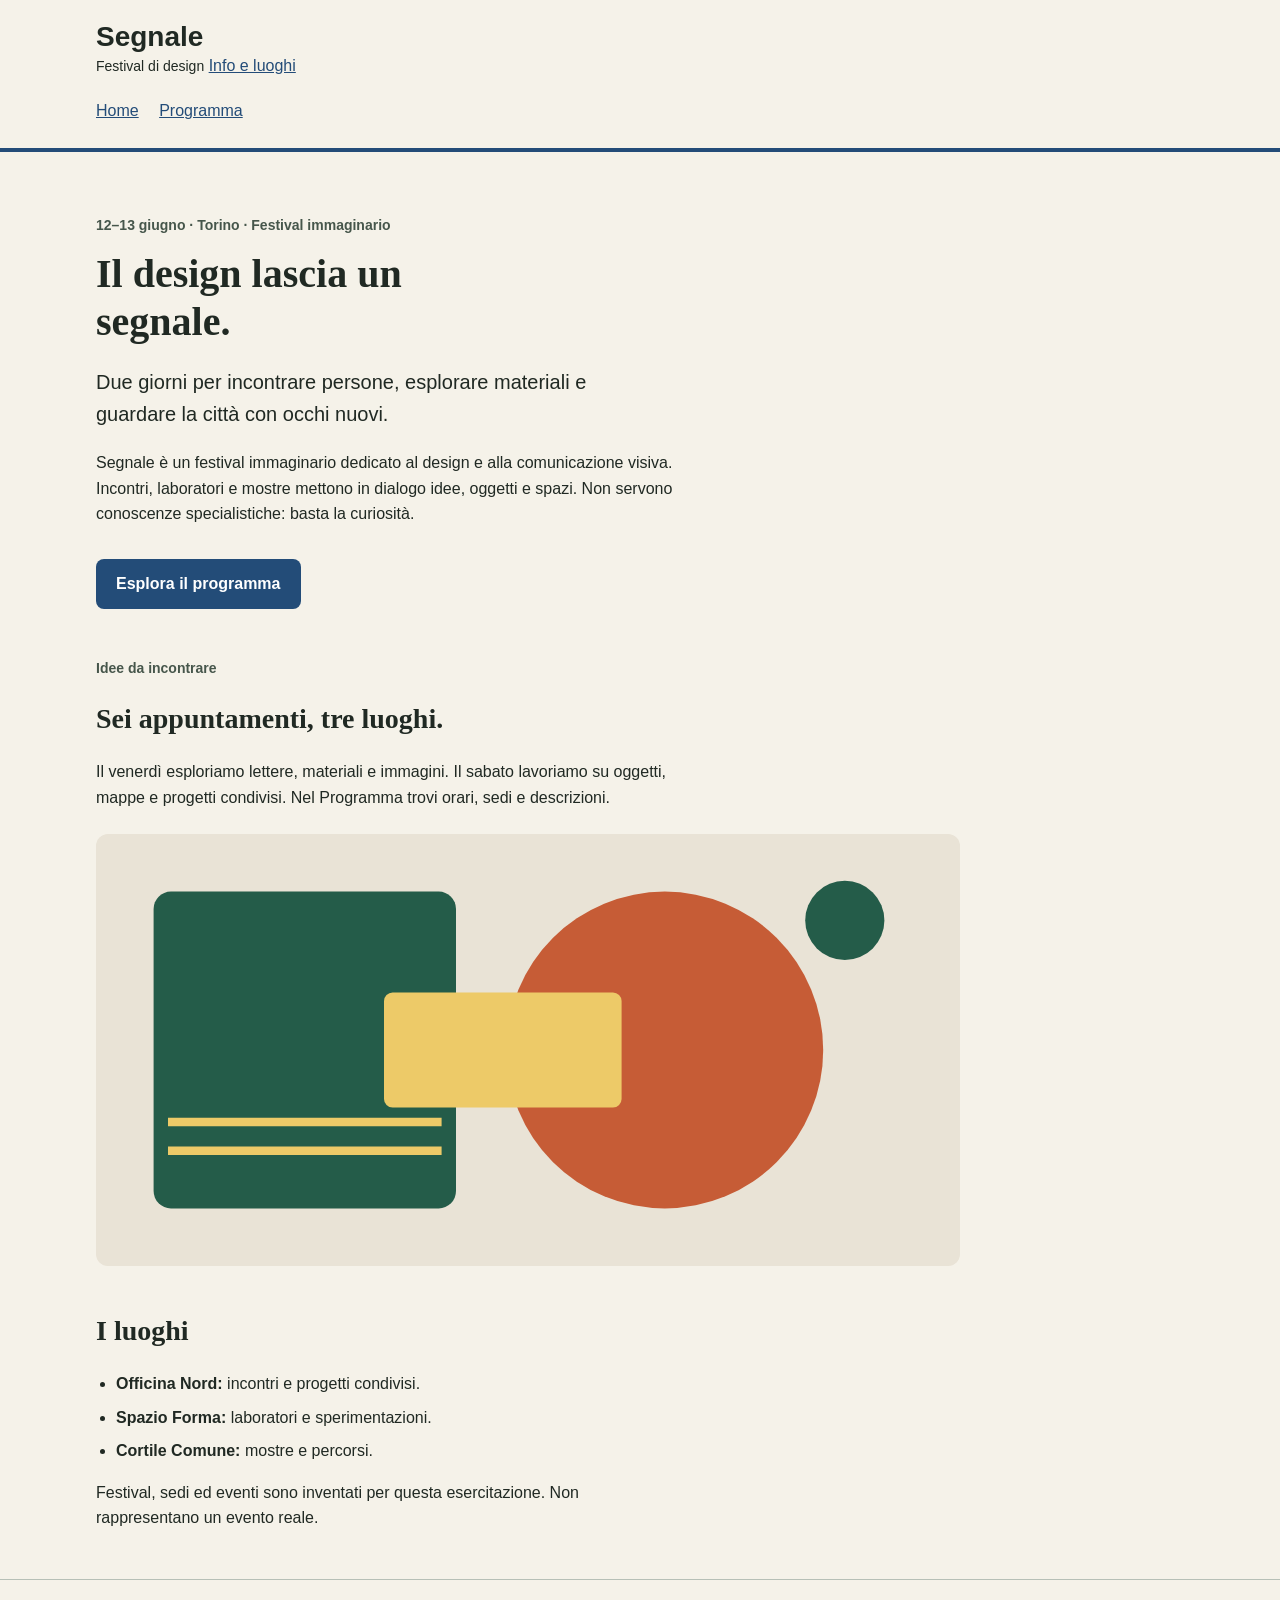
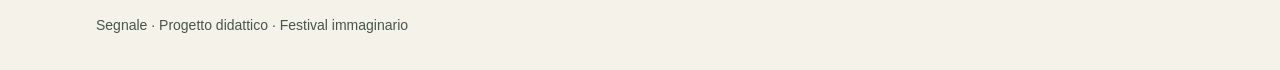
<file: index.html>
<!doctype html>
<html lang="it">
<head>
  <meta charset="utf-8">
  <meta name="viewport" content="width=device-width, initial-scale=1">
  <title>Segnale — Festival di design</title>
  <link rel="stylesheet" href="style.css">
</head>
<body>
  <a class="skip-link" href="#contenuto">Vai al contenuto</a>
  <header class="site-header">
    <div class="container">
      <a class="brand" href="index.html">Segnale<span>Festival di design</span></a>
      <a href="info.html">Info e luoghi</a>
      <nav>
        <a href="index.html">Home</a>
        <a href="programma.html">Programma</a>
      </nav>
    </div>
  </header>

  <main id="contenuto" class="container">
    <section class="intro">
      <p class="eyebrow">12–13 giugno · Torino · Festival immaginario</p>
      <h1 id="titolo-home">Il design lascia un segnale.</h1>
      <p class="lead">Due giorni per incontrare persone, esplorare materiali e guardare la città con occhi nuovi.</p>
      <p class="reading-text">Segnale è un festival immaginario dedicato al design e alla comunicazione visiva. Incontri, laboratori e mostre mettono in dialogo idee, oggetti e spazi. Non servono conoscenze specialistiche: basta la curiosità.</p>
      <a class="button-link" href="programma.html">Esplora il programma</a>
    </section>

    <section class="content-section">
      <p class="eyebrow">Idee da incontrare</p>
      <h2 id="titolo-festival">Sei appuntamenti, tre luoghi.</h2>
      <p class="reading-text">Il venerdì esploriamo lettere, materiali e immagini. Il sabato lavoriamo su oggetti, mappe e progetti condivisi. Nel Programma trovi orari, sedi e descrizioni.</p>
      <img class="festival-image" src="assets/festival.svg" alt="Composizione geometrica di cerchi e rettangoli nei colori del festival" width="1200" height="600">
    </section>

    <section class="content-section">
      <h2 id="titolo-luoghi">I luoghi</h2>
      <ul class="venues">
        <li><strong>Officina Nord:</strong> incontri e progetti condivisi.</li>
        <li><strong>Spazio Forma:</strong> laboratori e sperimentazioni.</li>
        <li><strong>Cortile Comune:</strong> mostre e percorsi.</li>
      </ul>
      <p class="reading-text">Festival, sedi ed eventi sono inventati per questa esercitazione. Non rappresentano un evento reale.</p>
    </section>
  </main>

  <footer class="site-footer"><div class="container"><p>Segnale · Progetto didattico · Festival immaginario</p></div></footer>
</body>
</html>
</file>
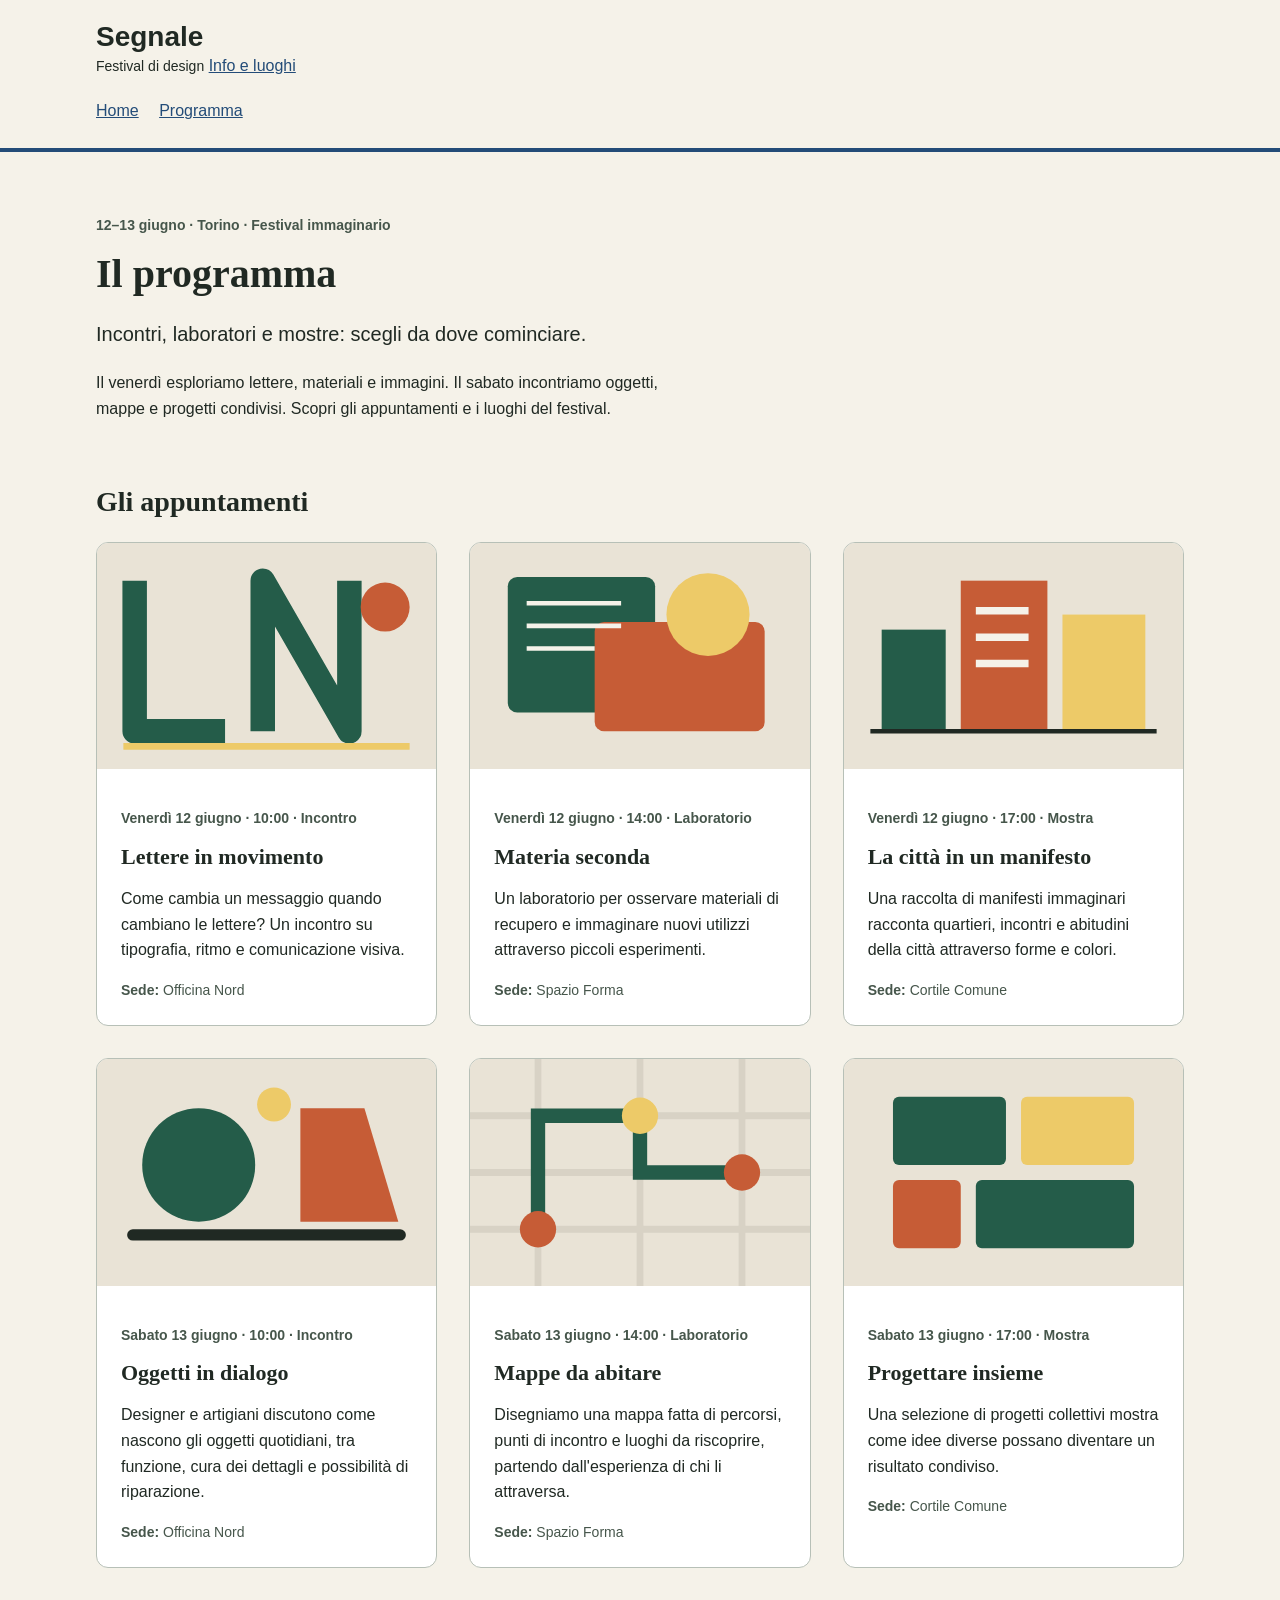
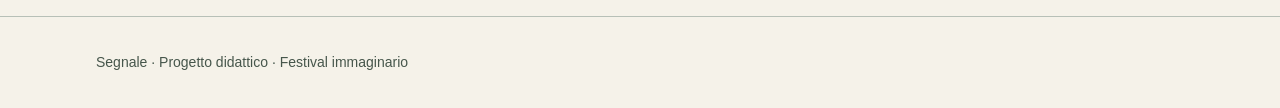
<file: programma.html>
<!doctype html>
<html lang="it">
<head>
  <meta charset="utf-8">
  <meta name="viewport" content="width=device-width, initial-scale=1">
  <title>Programma — Segnale</title>
  <link rel="stylesheet" href="style.css">
</head>
<body>
  <a class="skip-link" href="#contenuto">Vai al contenuto</a>
  <header class="site-header">
    <div class="container">
      <a class="brand" href="index.html">Segnale<span>Festival di design</span></a>
      <a href="info.html">Info e luoghi</a>
      <nav>
        <a href="index.html">Home</a>
        <a href="programma.html">Programma</a>
      </nav>
    </div>
  </header>

  <main id="contenuto" class="container">
    <section class="intro">
      <p class="eyebrow">12–13 giugno · Torino · Festival immaginario</p>
      <h1 id="titolo-programma">Il programma</h1>
      <p class="lead">Incontri, laboratori e mostre: scegli da dove cominciare.</p>
      <p class="reading-text">Il venerdì esploriamo lettere, materiali e immagini. Il sabato incontriamo oggetti, mappe e progetti condivisi. Scopri gli appuntamenti e i luoghi del festival.</p>
    </section>

    <section class="content-section">
      <h2 id="titolo-eventi">Gli appuntamenti</h2>
      <div class="event-grid">
        <article class="event-card">
          <img src="assets/lettere-in-movimento.svg" alt="Lettere geometriche disposte su una griglia" width="900" height="600">
          <div class="event-body">
            <p class="event-meta">Venerdì 12 giugno · 10:00 · Incontro</p>
            <h3>Lettere in movimento</h3>
            <p>Come cambia un messaggio quando cambiano le lettere? Un incontro su tipografia, ritmo e comunicazione visiva.</p>
            <p class="event-place"><strong>Sede:</strong> Officina Nord</p>
          </div>
        </article>
        <article class="event-card">
          <img src="assets/materia-seconda.svg" alt="Forme sovrapposte che richiamano campioni di materiali" width="900" height="600">
          <div class="event-body">
            <p class="event-meta">Venerdì 12 giugno · 14:00 · Laboratorio</p>
            <h3>Materia seconda</h3>
            <p>Un laboratorio per osservare materiali di recupero e immaginare nuovi utilizzi attraverso piccoli esperimenti.</p>
            <p class="event-place"><strong>Sede:</strong> Spazio Forma</p>
          </div>
        </article>
        <article class="event-card">
          <img src="assets/citta-manifesto.svg" alt="Rettangoli colorati compongono una città astratta." width="900" height="600">
          <div class="event-body">
            <p class="event-meta">Venerdì 12 giugno · 17:00 · Mostra</p>
            <h3>La città in un manifesto</h3>
            <p>Una raccolta di manifesti immaginari racconta quartieri, incontri e abitudini della città attraverso forme e colori.</p>
            <p class="event-place"><strong>Sede:</strong> Cortile Comune</p>
          </div>
        </article>
        <article class="event-card">
          <img src="assets/oggetti-dialogo.svg" alt="Due forme geometriche si fronteggiano sopra una linea comune." width="900" height="600">
          <div class="event-body">
            <p class="event-meta">Sabato 13 giugno · 10:00 · Incontro</p>
            <h3>Oggetti in dialogo</h3>
            <p>Designer e artigiani discutono come nascono gli oggetti quotidiani, tra funzione, cura dei dettagli e possibilità di riparazione.</p>
            <p class="event-place"><strong>Sede:</strong> Officina Nord</p>
          </div>
        </article>
        <article class="event-card">
          <img src="assets/mappe-abitare.svg" alt="Un percorso collega tre punti su una mappa geometrica." width="900" height="600">
          <div class="event-body">
            <p class="event-meta">Sabato 13 giugno · 14:00 · Laboratorio</p>
            <h3>Mappe da abitare</h3>
            <p>Disegniamo una mappa fatta di percorsi, punti di incontro e luoghi da riscoprire, partendo dall'esperienza di chi li attraversa.</p>
            <p class="event-place"><strong>Sede:</strong> Spazio Forma</p>
          </div>
        </article>
        <article class="event-card">
          <img src="assets/progettare-insieme.svg" alt="Moduli di colori diversi si incastrano in una composizione comune." width="900" height="600">
          <div class="event-body">
            <p class="event-meta">Sabato 13 giugno · 17:00 · Mostra</p>
            <h3>Progettare insieme</h3>
            <p>Una selezione di progetti collettivi mostra come idee diverse possano diventare un risultato condiviso.</p>
            <p class="event-place"><strong>Sede:</strong> Cortile Comune</p>
          </div>
        </article>
      </div>
    </section>
  </main>

  <footer class="site-footer"><div class="container"><p>Segnale · Progetto didattico · Festival immaginario</p></div></footer>
</body>
</html>
</file>
<file: style.css>
/* Segnale: esempio completo della consegna su Home e Programma. */

/* Valori condivisi: le regole interessate li richiamano con var(). */
:root {
  --colore-primario: #234c78;
  --colore-primario-scuro: #163454;
  --colore-sfondo: #f5f2e9;
  --colore-testo: #202923;
  --font-testo: Arial, Helvetica, sans-serif;
  --font-titoli: Georgia, "Times New Roman", serif;
}

* {
  box-sizing: border-box;
}

body {
  margin: 0;
  background: var(--colore-sfondo);
  color: var(--colore-testo);
  font-family: var(--font-testo);
  font-size: 1rem;
  line-height: 1.6;
}

a {
  color: var(--colore-primario);
}

a:hover {
  text-decoration: underline;
}

a:focus {
  outline: 3px solid var(--colore-testo);
}

.container {
  width: 92%;
  max-width: 68rem;
  margin: 0 auto;
}

.site-header {
  padding: 1.25rem 0;
  border-bottom: 4px solid var(--colore-primario);
}

.brand {
  display: inline-block;
  color: var(--colore-testo);
  font-size: 1.75rem;
  font-weight: bold;
  line-height: 1.2;
  text-decoration: none;
}

.brand span {
  display: block;
  margin-top: 0.25rem;
  font-size: 0.875rem;
  font-weight: normal;
}

nav {
  margin-top: 1rem;
}

nav a {
  display: inline-block;
  margin-right: 1rem;
  padding: 0.25rem 0;
}


.intro {
  padding: 3rem 0 1rem;
}

.eyebrow,
.event-meta {
  color: #46564b;
  font-size: 0.875rem;
  font-weight: bold;
}

h1,
h2,
h3 {
  font-family: var(--font-titoli);
  line-height: 1.2;
}

h1 {
  max-width: 18ch;
  margin: 0.75rem 0 1.25rem;
  font-size: 2.5rem;
}

h2 {
  font-size: 1.75rem;
}

h3 {
  margin: 0.5rem 0 0.75rem;
  font-size: 1.375rem;
}

.lead {
  max-width: 48ch;
  font-size: 1.25rem;
}

.reading-text {
  max-width: 65ch;
}

.button-link {
  display: inline-block;
  margin-top: 1rem;
  padding: 0.75rem 1.25rem;
  border-radius: 0.5rem;
  background: var(--colore-primario);
  color: #ffffff;
  font-weight: bold;
  text-decoration: none;
}

.button-link:hover {
  background: var(--colore-primario-scuro);
}

.content-section {
  margin: 2rem 0 3rem;
}

.festival-image {
  display: block;
  width: 100%;
  max-width: 54rem;
  height: auto;
  margin-top: 1.5rem;
  border-radius: 0.75rem;
}

.venues {
  padding-left: 1.25rem;
}

.venues li {
  margin-bottom: 0.5rem;
}

/* Disposizione di base: una colonna. */
.event-grid {
  display: grid;
  grid-template-columns: 1fr;
  gap: 2rem;
}

.event-card {
  overflow: hidden;
  border: 1px solid #b7c0b7;
  border-radius: 0.75rem;
  background: #ffffff;
}

.event-card img {
  display: block;
  width: 100%;
  height: auto;
}

.event-body {
  padding: 1.5rem;
}

.event-place {
  margin-bottom: 0;
  color: #46564b;
  font-size: 0.875rem;
}

.site-footer {
  padding: 1.25rem 0;
  border-top: 1px solid #b7c0b7;
  color: #46564b;
  font-size: 0.875rem;
}

.skip-link {
  position: absolute;
  top: -6rem;
  left: 1rem;
  padding: 0.75rem 1rem;
  background: #ffffff;
  color: var(--colore-testo);
}

.skip-link:focus {
  top: 1rem;
}

/* Da 600 px: due colonne. */
@media (min-width: 600px) {
  .event-grid {
    grid-template-columns: repeat(2, 1fr);
  }
}

/* Da 1024 px: tre colonne. Questa regola segue quella da 600 px. */
@media (min-width: 1024px) {
  .event-grid {
    grid-template-columns: repeat(3, 1fr);
  }
}
/* PAGINA INFO */
.info-page {
    max-width: 1100px;
    margin: 0 auto;
    padding: 30px 20px;
}

.info-page section {
    margin: 40px 0;
}

.swiper {
    width: 100%;
    overflow: hidden;
}

.swiper-slide {
    text-align: center;
}

.swiper-slide img {
    width: 100%;
    max-height: 450px;
    object-fit: cover;
    display: block;
}

.swiper-button-prev,
.swiper-button-next {
    color: #2864bd;
}

.mappa iframe {
    width: 100%;
    border: 0;
}

.indirizzi {
    display: grid;
    grid-template-columns: repeat(3, 1fr);
    gap: 20px;
    margin-top: 30px;
}

.indirizzi article {
    padding: 20px;
    border: 1px solid #ccc;
}

@media (max-width: 768px) {
    .indirizzi {
        grid-template-columns: 1fr;
    }
}

@media (max-width: 375px) {
    .info-page {
        padding: 20px 12px;
    }
}
/* ACCESSIBILITÀ GALLERIA */
.swiper-button-prev,
.swiper-button-next {
    color: #2864bd;
}

.swiper-button-prev:focus-visible,
.swiper-button-next:focus-visible,
a:focus-visible {
    outline: 3px solid #ffae01;
    outline-offset: 4px;
}
</file>
